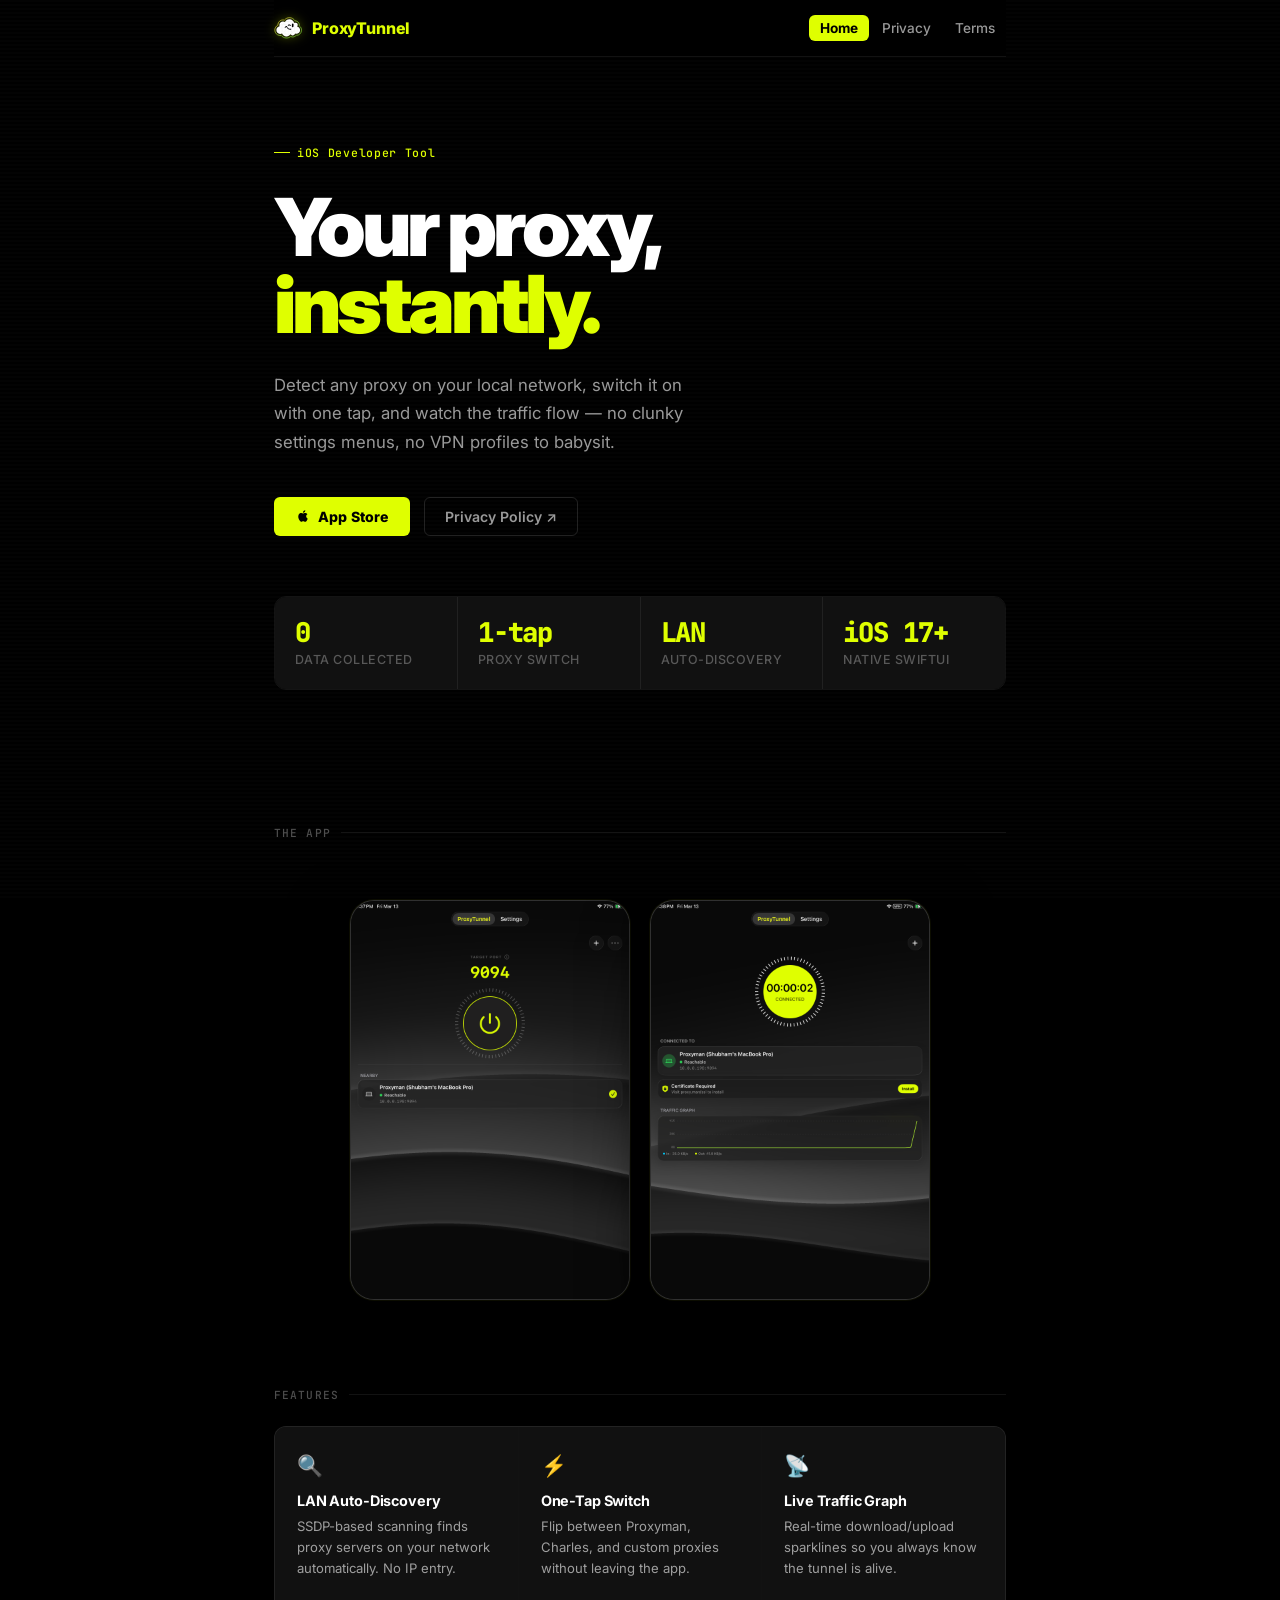
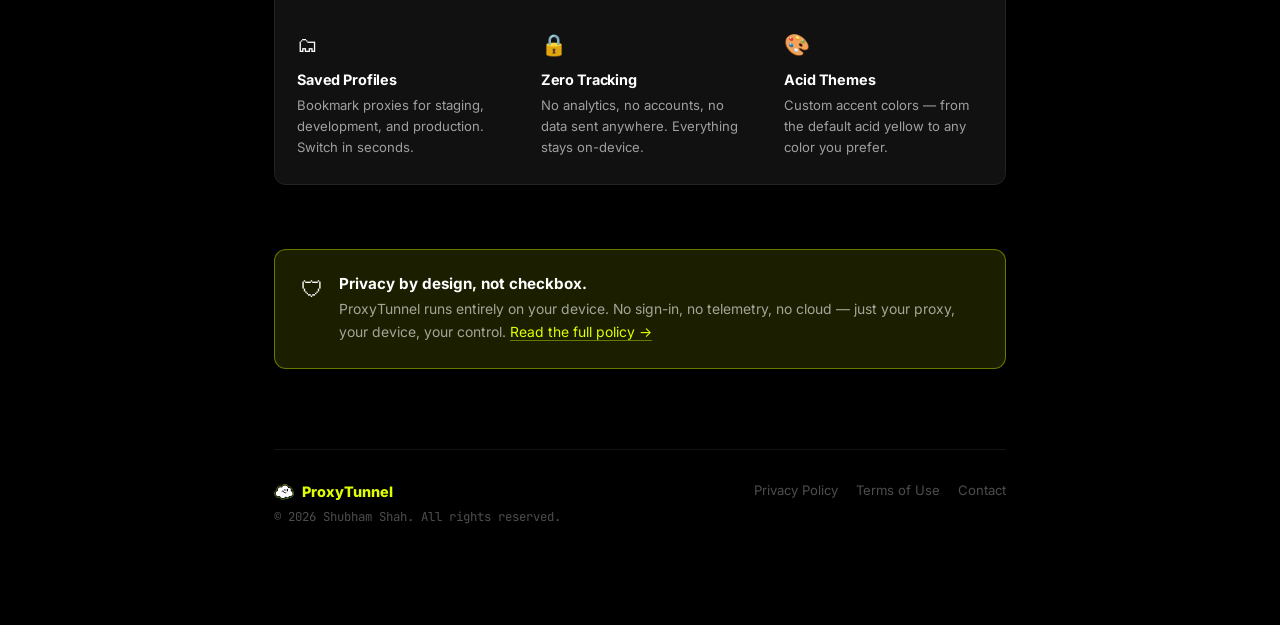
<file: index.html>
<!DOCTYPE html>
<html lang="en">
<head>
  <meta charset="UTF-8">
  <meta name="viewport" content="width=device-width, initial-scale=1.0">
  <title>ProxyTunnel — iOS Proxy Manager</title>
  <meta name="description" content="ProxyTunnel is a native iOS app for developers and QA engineers. Detect, switch, and manage proxy configurations with zero friction.">
  <link rel="stylesheet" href="style.css">
</head>
<body>

<div class="page-wrap">

  <!-- Nav -->
  <nav class="site-nav">
    <a href="index.html" class="nav-logo" id="nav-home">
      <img src="images/logo/Cloudi%20(Yellow).svg" alt="ProxyTunnel" class="nav-cloudi">
      ProxyTunnel
    </a>
    <div class="nav-links">
      <a href="index.html" class="active" id="nav-home-link">Home</a>
      <a href="privacy.html" id="nav-privacy-link">Privacy</a>
      <a href="terms.html" id="nav-terms-link">Terms</a>
    </div>
  </nav>

  <!-- Hero -->
  <section class="hero">
    <div class="hero-kicker">iOS Developer Tool</div>

    <h1>
      Your proxy,<br>
      <em>instantly.</em>
    </h1>

    <p class="hero-desc">
      Detect any proxy on your local network, switch it on with one tap, and watch the traffic flow — no clunky settings menus, no VPN profiles to babysit.
    </p>

    <div class="cta-row">
      <a href="https://apps.apple.com/us/app/proxytunnel-smart-lan-proxy/id6760527625" class="btn-acid" id="hero-appstore-btn">
        <svg width="14" height="14" viewBox="0 0 24 24" fill="currentColor"><path d="M18.71 19.5c-.83 1.24-1.71 2.45-3.05 2.47-1.34.03-1.77-.79-3.29-.79-1.53 0-2 .77-3.27.82-1.31.05-2.3-1.32-3.14-2.53C4.25 17 2.94 12.45 4.7 9.39c.87-1.52 2.43-2.48 4.12-2.51 1.28-.02 2.5.87 3.29.87.78 0 2.26-1.07 3.8-.91.65.03 2.47.26 3.64 1.98-.09.06-2.17 1.28-2.15 3.81.03 3.02 2.65 4.03 2.68 4.04-.03.07-.42 1.44-1.38 2.83M13 3.5c.73-.83 1.94-1.46 2.94-1.5.13 1.17-.34 2.35-1.04 3.19-.69.85-1.83 1.51-2.95 1.42-.15-1.15.41-2.35 1.05-3.11z"/></svg>
        App Store
      </a>
      <a href="privacy.html" class="btn-ghost" id="hero-privacy-btn">Privacy Policy ↗</a>
    </div>

    <!-- Stat strip -->
    <div class="stat-strip">
      <div class="stat-item">
        <div class="stat-val">0</div>
        <div class="stat-label">Data Collected</div>
      </div>
      <div class="stat-item">
        <div class="stat-val">1-tap</div>
        <div class="stat-label">Proxy Switch</div>
      </div>
      <div class="stat-item">
        <div class="stat-val">LAN</div>
        <div class="stat-label">Auto-Discovery</div>
      </div>
      <div class="stat-item">
        <div class="stat-val">iOS 17+</div>
        <div class="stat-label">Native SwiftUI</div>
      </div>
    </div>
  </section>

  <!-- ─── Screenshots ──────────────────────────────────────── -->
  <section class="screenshots-section">
    <div class="section-eyebrow">The App</div>

    <!-- iPhone screenshots (shown on phones, hidden on tablets via CSS/JS) -->
    <div class="screenshots-wrap" id="screenshots-wrap">
      <!-- JS swaps the src based on device; CSS hides the non-matching set -->
      <div class="screenshots-phone" id="shots-iphone">
        <div class="shot-frame shot-frame--phone">
          <img
            src="images/iphone/main.png"
            alt="ProxyTunnel dashboard on iPhone"
            class="shot-img"
            loading="eager"
            id="shot-iphone-1"
          >
        </div>
        <div class="shot-frame shot-frame--phone shot-offset">
          <img
            src="images/iphone/connected.png"
            alt="ProxyTunnel connected state on iPhone"
            class="shot-img"
            loading="lazy"
            id="shot-iphone-2"
          >
        </div>
      </div>

      <div class="screenshots-tablet" id="shots-ipad">
        <div class="shot-frame shot-frame--tablet">
          <img
            src="images/ipad/main.png"
            alt="ProxyTunnel dashboard on iPad"
            class="shot-img"
            loading="eager"
            id="shot-ipad-1"
          >
        </div>
        <div class="shot-frame shot-frame--tablet shot-offset">
          <img
            src="images/ipad/connected.png"
            alt="ProxyTunnel connected state on iPad"
            class="shot-img"
            loading="lazy"
            id="shot-ipad-2"
          >
        </div>
      </div>
    </div>
  </section>

  <!-- Features -->
  <section class="features-section">
    <div class="section-eyebrow">Features</div>

    <div class="features-grid">
      <div class="feat">
        <div class="feat-icon">🔍</div>
        <h3>LAN Auto-Discovery</h3>
        <p>SSDP-based scanning finds proxy servers on your network automatically. No IP entry.</p>
      </div>
      <div class="feat">
        <div class="feat-icon">⚡</div>
        <h3>One-Tap Switch</h3>
        <p>Flip between Proxyman, Charles, and custom proxies without leaving the app.</p>
      </div>
      <div class="feat">
        <div class="feat-icon">📡</div>
        <h3>Live Traffic Graph</h3>
        <p>Real-time download/upload sparklines so you always know the tunnel is alive.</p>
      </div>
      <div class="feat">
        <div class="feat-icon">🗂</div>
        <h3>Saved Profiles</h3>
        <p>Bookmark proxies for staging, development, and production. Switch in seconds.</p>
      </div>
      <div class="feat">
        <div class="feat-icon">🔒</div>
        <h3>Zero Tracking</h3>
        <p>No analytics, no accounts, no data sent anywhere. Everything stays on-device.</p>
      </div>
      <div class="feat">
        <div class="feat-icon">🎨</div>
        <h3>Acid Themes</h3>
        <p>Custom accent colors — from the default acid yellow to any color you prefer.</p>
      </div>
    </div>
  </section>

  <!-- Privacy nudge -->
  <div class="privacy-callout">
    <span class="privacy-callout-icon">🛡</span>
    <div>
      <h3>Privacy by design, not checkbox.</h3>
      <p>ProxyTunnel runs entirely on your device. No sign-in, no telemetry, no cloud — just your proxy, your device, your control. <a href="privacy.html" style="color: var(--acid); text-decoration: none; border-bottom: 1px solid rgba(223,255,0,0.4);">Read the full policy →</a></p>
    </div>
  </div>

  <!-- Footer -->
  <footer class="site-footer">
    <div>
      <div class="footer-logo-row">
        <img src="images/logo/Cloudi%20(Yellow).svg" alt="" class="footer-cloudi" aria-hidden="true">
        <span class="footer-brand">ProxyTunnel</span>
      </div>
      <div class="footer-copy">&copy; 2026 Shubham Shah. All rights reserved.</div>
    </div>
    <div class="footer-links">
      <a href="privacy.html">Privacy Policy</a>
      <a href="terms.html">Terms of Use</a>
      <a href="mailto:shubham.shahh23@gmail.com">Contact</a>
    </div>
  </footer>

</div>

<script>
  // Show iPad screenshots if device is a tablet (min-width 768px)
  // and hide iPhone screenshots, and vice versa.
  (function() {
    var isTablet = window.screen.width >= 768 && window.screen.height >= 768;
    // Also check user agent for iPad specifically
    var ua = navigator.userAgent;
    var iPadUA = /iPad/.test(ua) || (/Macintosh/.test(ua) && navigator.maxTouchPoints > 1);

    var iphone = document.getElementById('shots-iphone');
    var ipad   = document.getElementById('shots-ipad');

    if (isPadDevice()) {
      iphone.style.display = 'none';
      ipad.style.display   = 'flex';
    } else {
      iphone.style.display = 'flex';
      ipad.style.display   = 'none';
    }

    function isPadDevice() {
      // iPad user agent
      if (iPadUA) return true;
      // Tablet-sized screen (landscape or portrait)
      var w = window.screen.width;
      var h = window.screen.height;
      var portraitWidth = Math.min(w, h);
      return portraitWidth >= 768;
    }
  })();
</script>
</body>
</html>
</file>
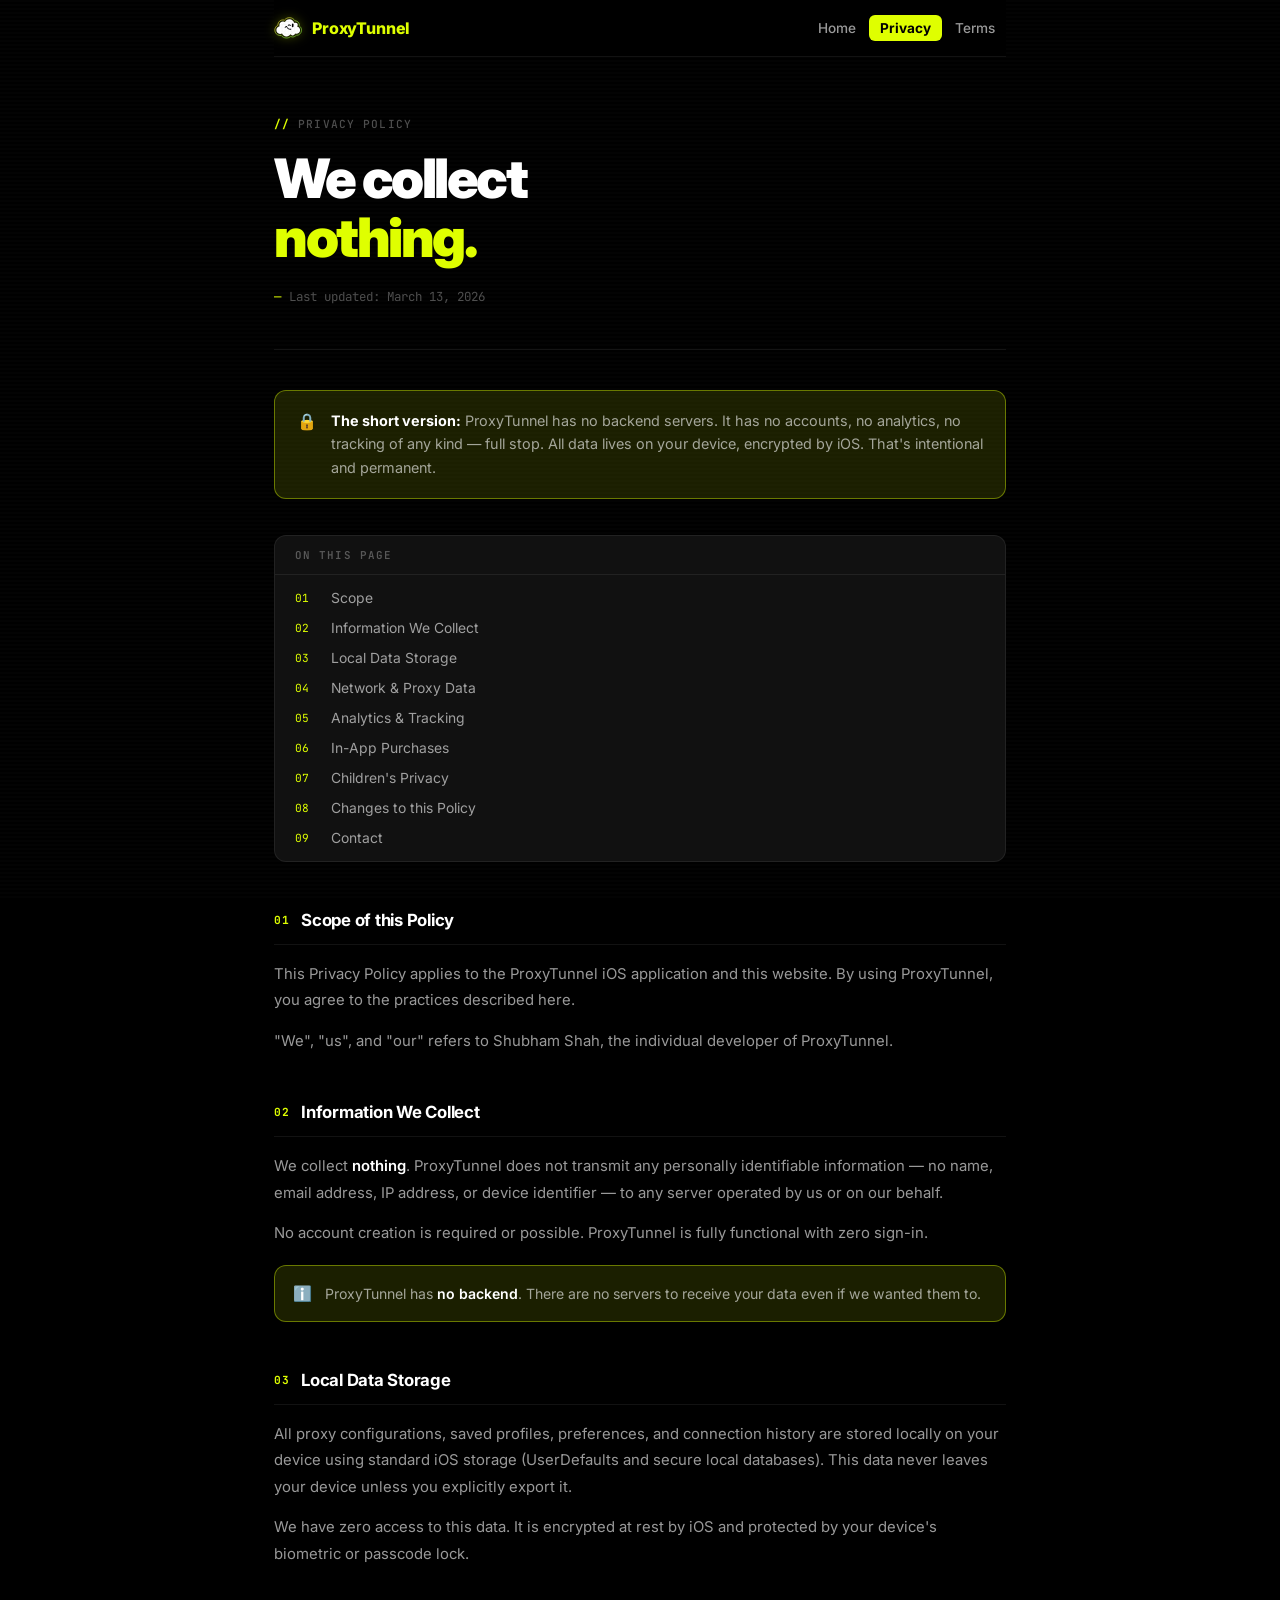
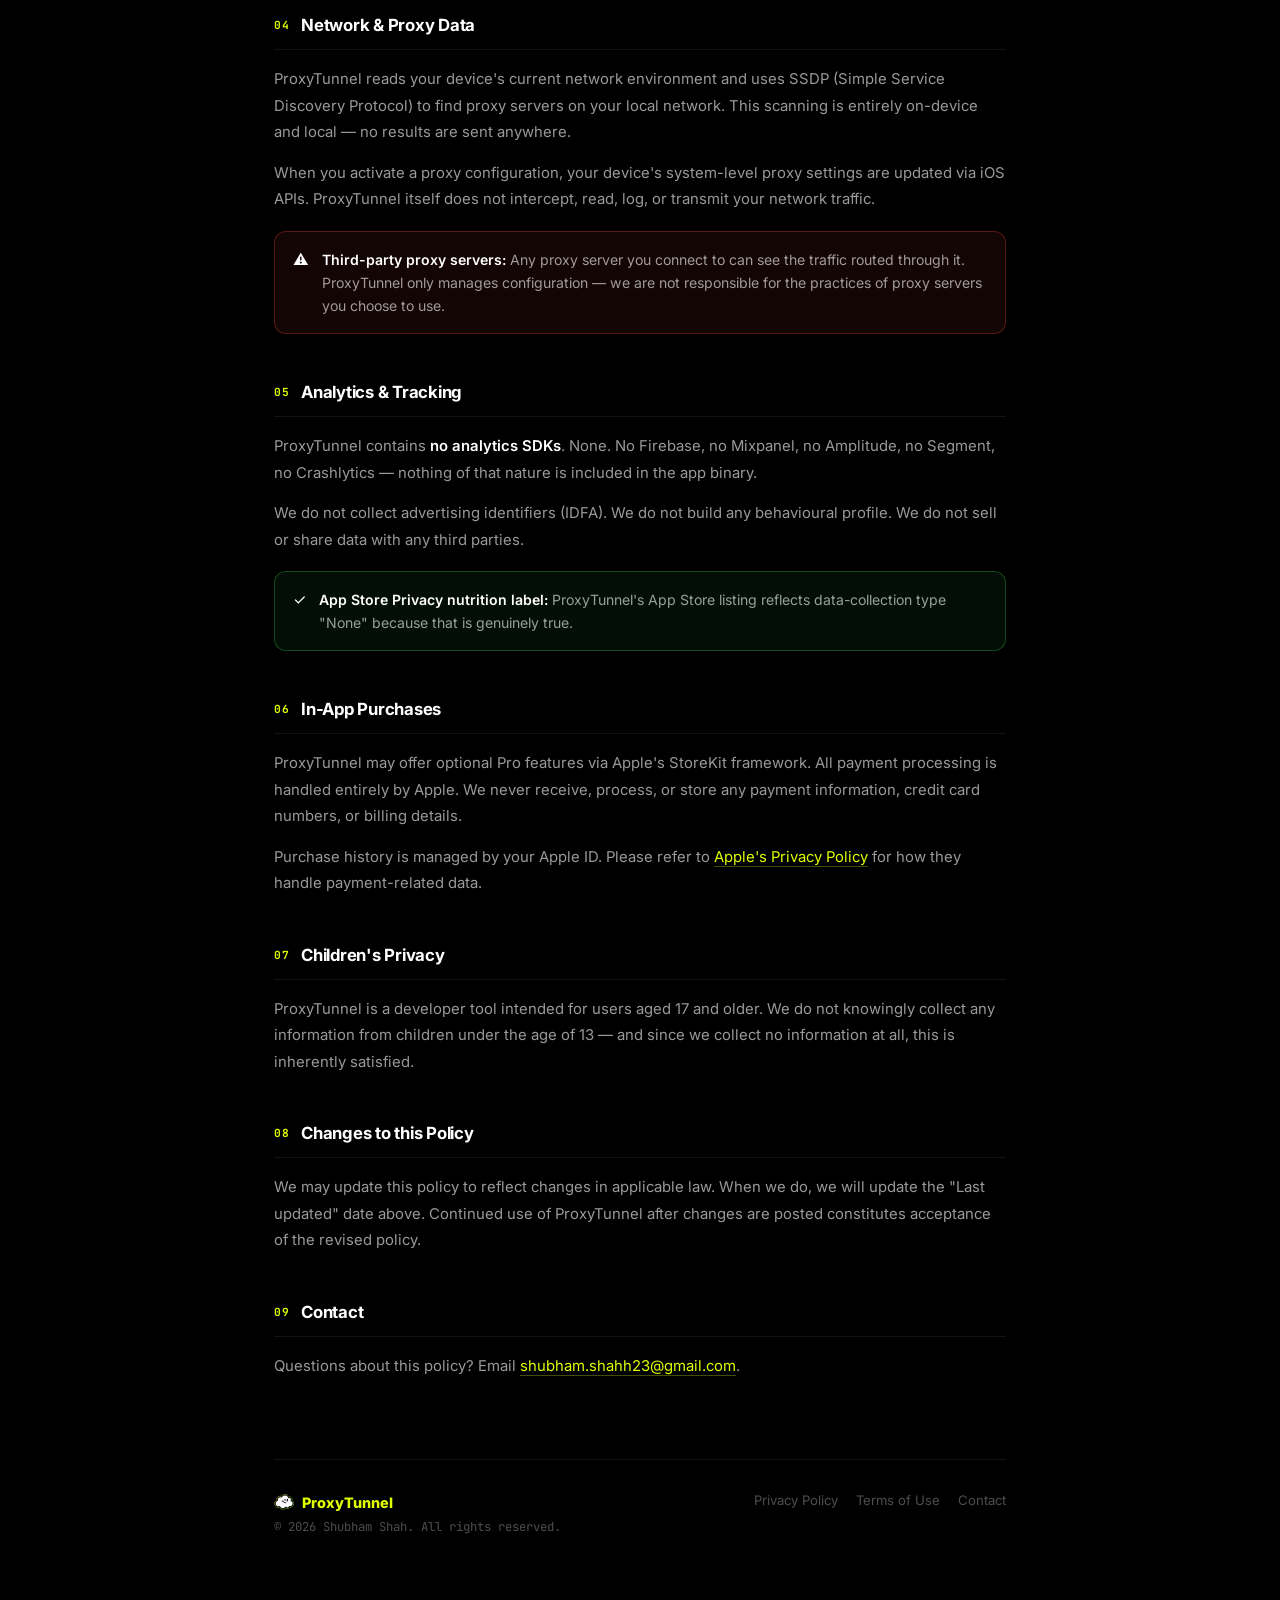
<file: privacy.html>
<!DOCTYPE html>
<html lang="en">
<head>
  <meta charset="UTF-8">
  <meta name="viewport" content="width=device-width, initial-scale=1.0">
  <title>Privacy Policy — ProxyTunnel</title>
  <meta name="description" content="ProxyTunnel's privacy policy. No servers, no tracking, no data collection — everything stays on your device.">
  <link rel="stylesheet" href="style.css">
</head>
<body>

<div class="page-wrap">

  <!-- Nav -->
  <nav class="site-nav">
    <a href="index.html" class="nav-logo" id="nav-home">
      <img src="images/logo/Cloudi%20(Yellow).svg" alt="ProxyTunnel" class="nav-cloudi">
      ProxyTunnel
    </a>
    <div class="nav-links">
      <a href="index.html" id="nav-home-link">Home</a>
      <a href="privacy.html" class="active" id="nav-privacy-link">Privacy</a>
      <a href="terms.html" id="nav-terms-link">Terms</a>
    </div>
  </nav>

  <!-- Header -->
  <header class="legal-header">
    <div class="legal-eyebrow">Privacy Policy</div>
    <h1>We collect<br><span class="accent">nothing.</span></h1>
    <div class="legal-meta">Last updated: March 13, 2026</div>
  </header>

  <!-- Summary -->
  <div class="summary-alert">
    <span class="summary-alert-icon">🔒</span>
    <p><strong>The short version:</strong> ProxyTunnel has no backend servers. It has no accounts, no analytics, no tracking of any kind — full stop. All data lives on your device, encrypted by iOS. That's intentional and permanent.</p>
  </div>

  <!-- TOC -->
  <nav class="toc" aria-label="Table of contents">
    <div class="toc-header">On this page</div>
    <ol class="toc-list">
      <li><a href="#scope"><span class="toc-num">01</span>Scope</a></li>
      <li><a href="#collected"><span class="toc-num">02</span>Information We Collect</a></li>
      <li><a href="#local-data"><span class="toc-num">03</span>Local Data Storage</a></li>
      <li><a href="#network"><span class="toc-num">04</span>Network &amp; Proxy Data</a></li>
      <li><a href="#analytics"><span class="toc-num">05</span>Analytics &amp; Tracking</a></li>
      <li><a href="#purchases"><span class="toc-num">06</span>In-App Purchases</a></li>
      <li><a href="#children"><span class="toc-num">07</span>Children's Privacy</a></li>
      <li><a href="#changes"><span class="toc-num">08</span>Changes to this Policy</a></li>
      <li><a href="#contact"><span class="toc-num">09</span>Contact</a></li>
    </ol>
  </nav>

  <!-- 01 – Scope -->
  <section class="legal-section" id="scope">
    <div class="sec-label">
      <span class="sec-num">01</span>
      <h2>Scope of this Policy</h2>
    </div>
    <p>
      This Privacy Policy applies to the ProxyTunnel iOS application and this website. By using ProxyTunnel, you agree to the practices described here.
    </p>
    <p>
      "We", "us", and "our" refers to Shubham Shah, the individual developer of ProxyTunnel.
    </p>
  </section>

  <!-- 02 – Collected -->
  <section class="legal-section" id="collected">
    <div class="sec-label">
      <span class="sec-num">02</span>
      <h2>Information We Collect</h2>
    </div>
    <p>
      We collect <strong>nothing</strong>. ProxyTunnel does not transmit any personally identifiable information — no name, email address, IP address, or device identifier — to any server operated by us or on our behalf.
    </p>
    <p>
      No account creation is required or possible. ProxyTunnel is fully functional with zero sign-in.
    </p>
    <div class="callout info">
      <span class="callout-icon">ℹ️</span>
      <div class="callout-body">ProxyTunnel has <strong>no backend</strong>. There are no servers to receive your data even if we wanted them to.</div>
    </div>
  </section>

  <!-- 03 – Local Storage -->
  <section class="legal-section" id="local-data">
    <div class="sec-label">
      <span class="sec-num">03</span>
      <h2>Local Data Storage</h2>
    </div>
    <p>
      All proxy configurations, saved profiles, preferences, and connection history are stored locally on your device using standard iOS storage (UserDefaults and secure local databases). This data never leaves your device unless you explicitly export it.
    </p>
    <p>
      We have zero access to this data. It is encrypted at rest by iOS and protected by your device's biometric or passcode lock.
    </p>
  </section>

  <!-- 04 – Network -->
  <section class="legal-section" id="network">
    <div class="sec-label">
      <span class="sec-num">04</span>
      <h2>Network &amp; Proxy Data</h2>
    </div>
    <p>
      ProxyTunnel reads your device's current network environment and uses SSDP (Simple Service Discovery Protocol) to find proxy servers on your local network. This scanning is entirely on-device and local — no results are sent anywhere.
    </p>
    <p>
      When you activate a proxy configuration, your device's system-level proxy settings are updated via iOS APIs. ProxyTunnel itself does not intercept, read, log, or transmit your network traffic.
    </p>
    <div class="callout warning">
      <span class="callout-icon">⚠️</span>
      <div class="callout-body"><strong>Third-party proxy servers:</strong> Any proxy server you connect to can see the traffic routed through it. ProxyTunnel only manages configuration — we are not responsible for the practices of proxy servers you choose to use.</div>
    </div>
  </section>

  <!-- 05 – Analytics -->
  <section class="legal-section" id="analytics">
    <div class="sec-label">
      <span class="sec-num">05</span>
      <h2>Analytics &amp; Tracking</h2>
    </div>
    <p>
      ProxyTunnel contains <strong>no analytics SDKs</strong>. None. No Firebase, no Mixpanel, no Amplitude, no Segment, no Crashlytics — nothing of that nature is included in the app binary.
    </p>
    <p>
      We do not collect advertising identifiers (IDFA). We do not build any behavioural profile. We do not sell or share data with any third parties.
    </p>
    <div class="callout success">
      <span class="callout-icon">✓</span>
      <div class="callout-body"><strong>App Store Privacy nutrition label:</strong> ProxyTunnel's App Store listing reflects data-collection type "None" because that is genuinely true.</div>
    </div>
  </section>

  <!-- 06 – Purchases -->
  <section class="legal-section" id="purchases">
    <div class="sec-label">
      <span class="sec-num">06</span>
      <h2>In-App Purchases</h2>
    </div>
    <p>
      ProxyTunnel may offer optional Pro features via Apple's StoreKit framework. All payment processing is handled entirely by Apple. We never receive, process, or store any payment information, credit card numbers, or billing details.
    </p>
    <p>
      Purchase history is managed by your Apple ID. Please refer to <a href="https://www.apple.com/legal/privacy/" target="_blank" rel="noopener">Apple's Privacy Policy</a> for how they handle payment-related data.
    </p>
  </section>

  <!-- 07 – Children -->
  <section class="legal-section" id="children">
    <div class="sec-label">
      <span class="sec-num">07</span>
      <h2>Children's Privacy</h2>
    </div>
    <p>
      ProxyTunnel is a developer tool intended for users aged 17 and older. We do not knowingly collect any information from children under the age of 13 — and since we collect no information at all, this is inherently satisfied.
    </p>
  </section>

  <!-- 08 – Changes -->
  <section class="legal-section" id="changes">
    <div class="sec-label">
      <span class="sec-num">08</span>
      <h2>Changes to this Policy</h2>
    </div>
    <p>
      We may update this policy to reflect changes in applicable law. When we do, we will update the "Last updated" date above. Continued use of ProxyTunnel after changes are posted constitutes acceptance of the revised policy.
    </p>
  </section>

  <!-- 09 – Contact -->
  <section class="legal-section" id="contact">
    <div class="sec-label">
      <span class="sec-num">09</span>
      <h2>Contact</h2>
    </div>
    <p>
      Questions about this policy? Email <a href="mailto:shubham.shahh23@gmail.com">shubham.shahh23@gmail.com</a>.
    </p>
  </section>

  <!-- Footer -->
  <footer class="site-footer">
    <div>
      <div class="footer-logo-row">
        <img src="images/logo/Cloudi%20(Yellow).svg" alt="" class="footer-cloudi" aria-hidden="true">
        <span class="footer-brand">ProxyTunnel</span>
      </div>
      <div class="footer-copy">&copy; 2026 Shubham Shah. All rights reserved.</div>
    </div>
    <div class="footer-links">
      <a href="privacy.html">Privacy Policy</a>
      <a href="terms.html">Terms of Use</a>
      <a href="mailto:shubham.shahh23@gmail.com">Contact</a>
    </div>
  </footer>

</div>
</body>
</html>
</file>
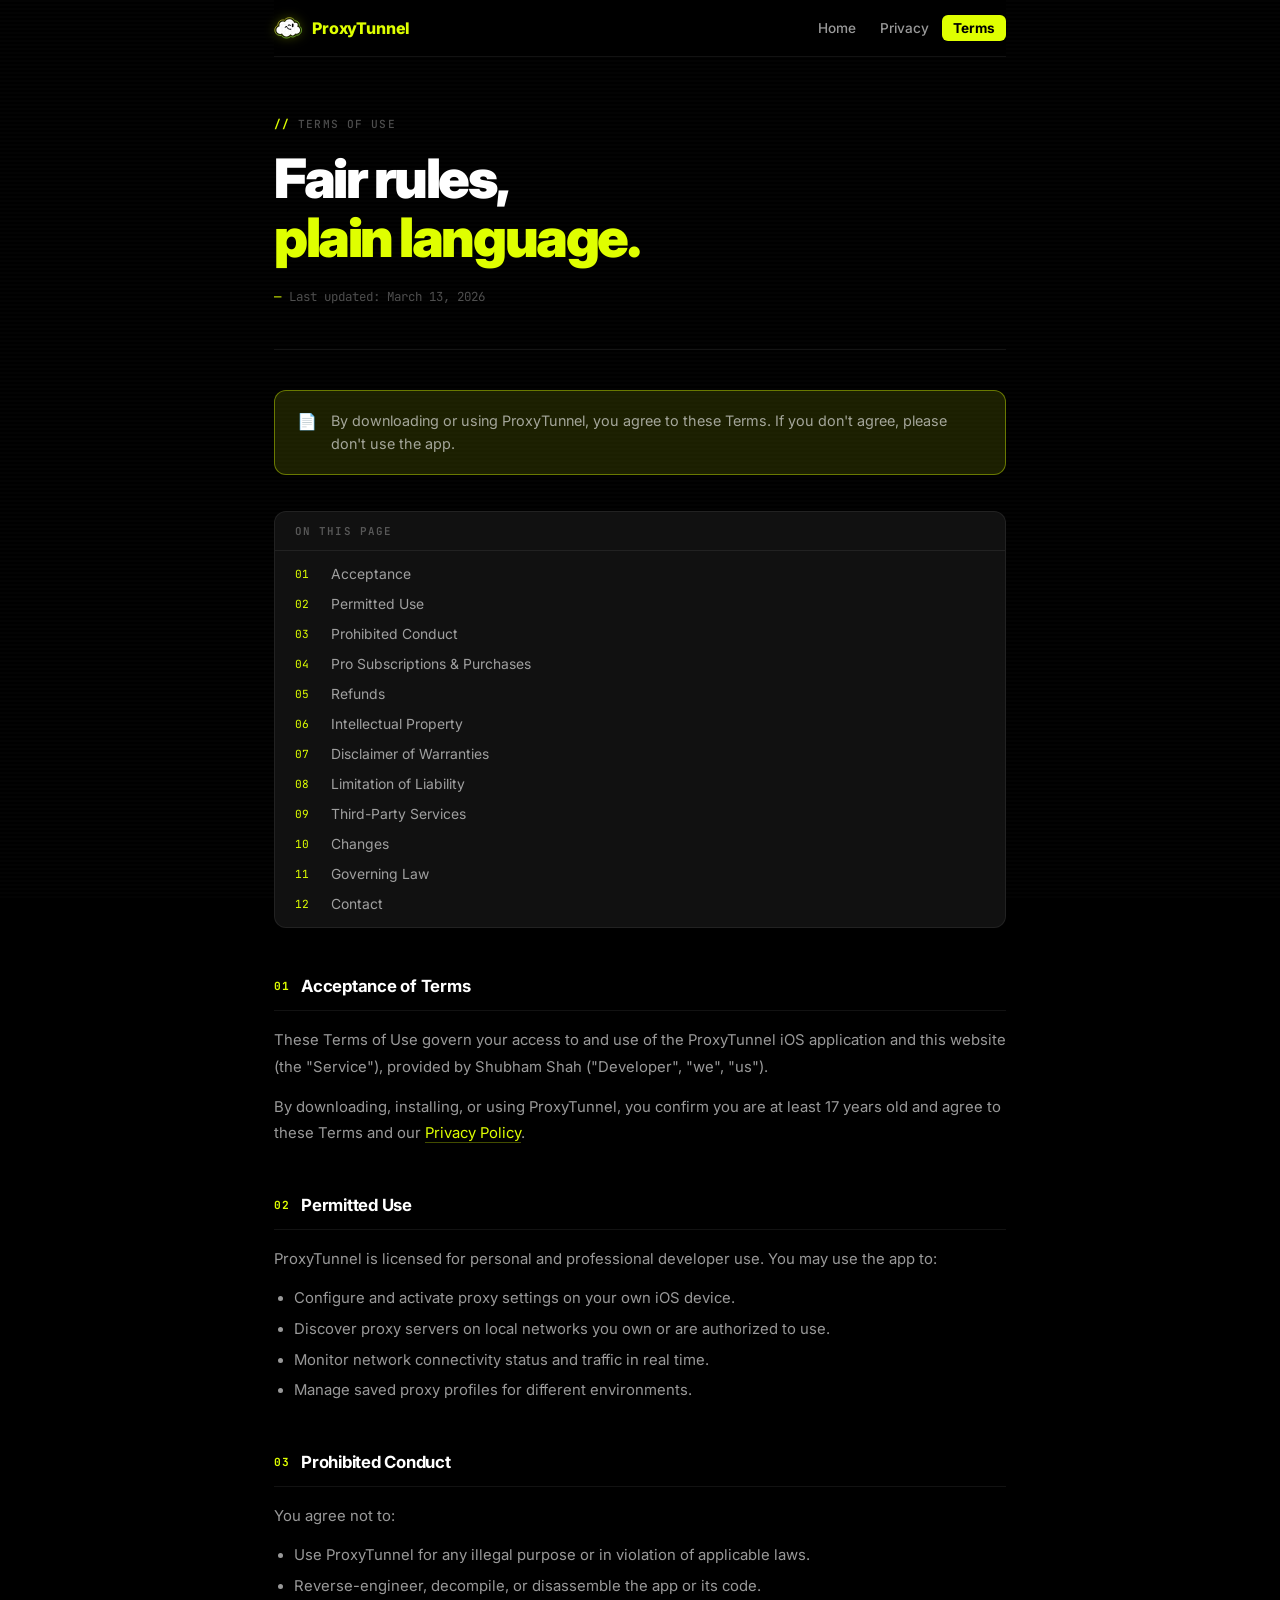
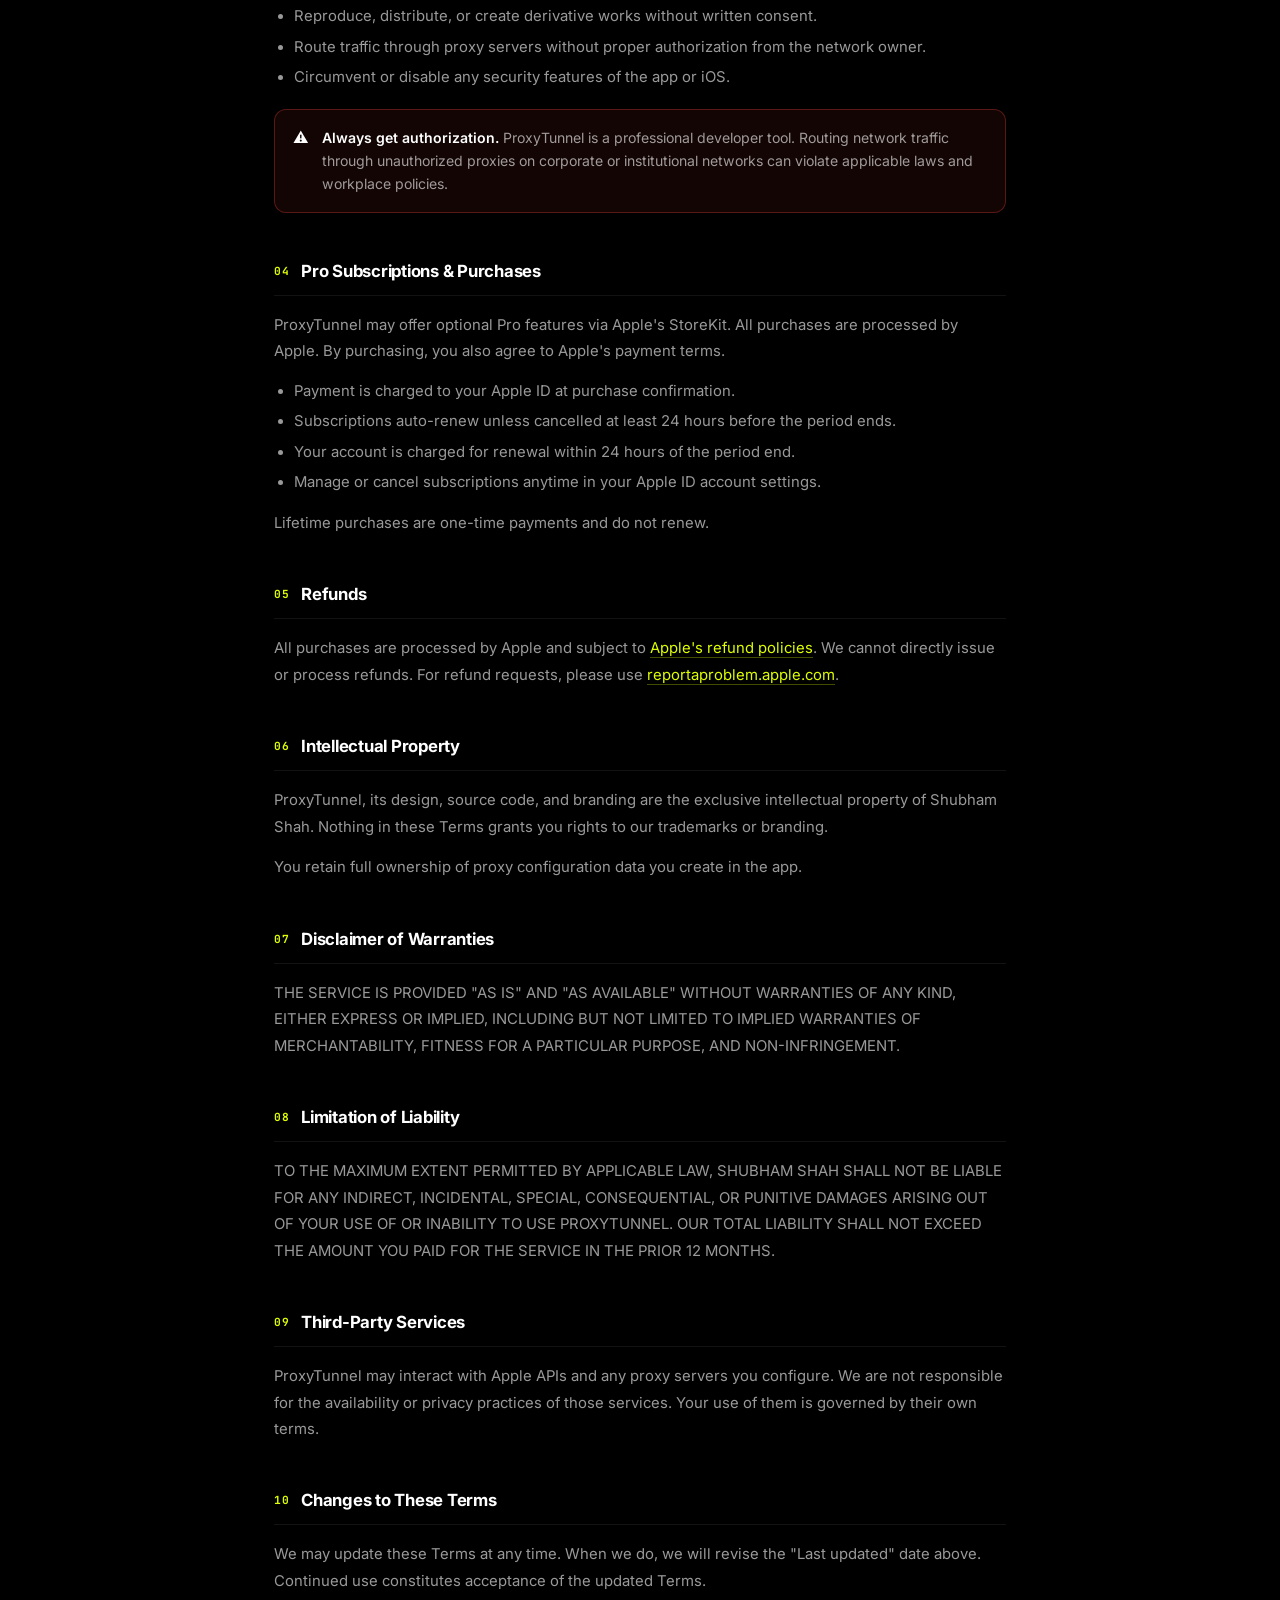
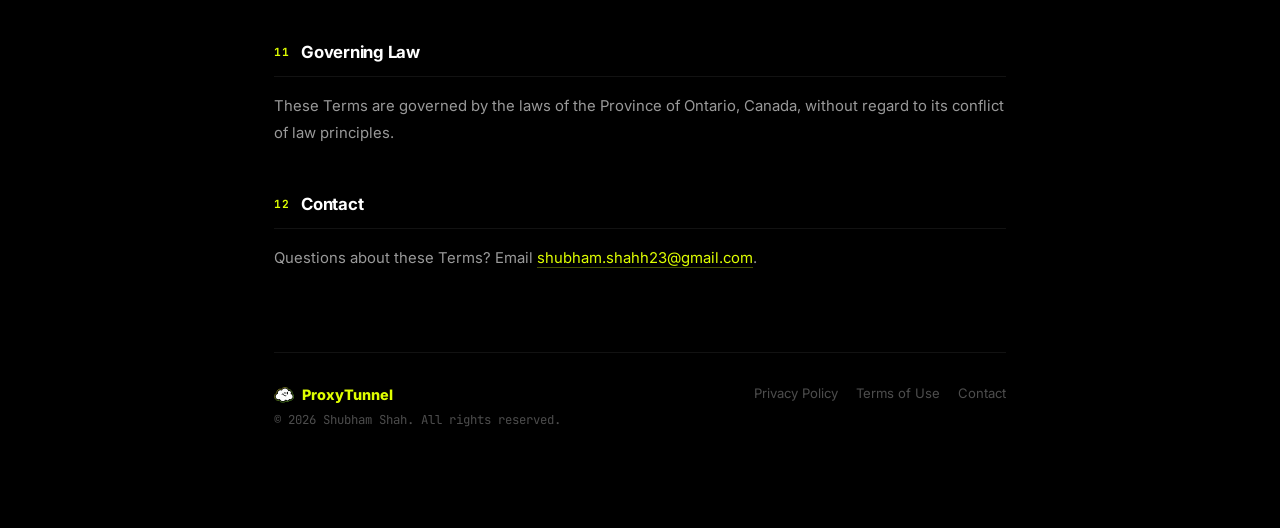
<file: terms.html>
<!DOCTYPE html>
<html lang="en">
<head>
  <meta charset="UTF-8">
  <meta name="viewport" content="width=device-width, initial-scale=1.0">
  <title>Terms of Use — ProxyTunnel</title>
  <meta name="description" content="ProxyTunnel Terms of Use — permitted use, in-app purchases, disclaimers, and contact.">
  <link rel="stylesheet" href="style.css">
</head>
<body>

<div class="page-wrap">

  <!-- Nav -->
  <nav class="site-nav">
    <a href="index.html" class="nav-logo" id="nav-home">
      <img src="images/logo/Cloudi%20(Yellow).svg" alt="ProxyTunnel" class="nav-cloudi">
      ProxyTunnel
    </a>
    <div class="nav-links">
      <a href="index.html" id="nav-home-link">Home</a>
      <a href="privacy.html" id="nav-privacy-link">Privacy</a>
      <a href="terms.html" class="active" id="nav-terms-link">Terms</a>
    </div>
  </nav>

  <!-- Header -->
  <header class="legal-header">
    <div class="legal-eyebrow">Terms of Use</div>
    <h1>Fair rules,<br><span class="accent">plain language.</span></h1>
    <div class="legal-meta">Last updated: March 13, 2026</div>
  </header>

  <!-- Intro -->
  <div class="summary-alert">
    <span class="summary-alert-icon">📄</span>
    <p>By downloading or using ProxyTunnel, you agree to these Terms. If you don't agree, please don't use the app.</p>
  </div>

  <!-- TOC -->
  <nav class="toc" aria-label="Table of contents">
    <div class="toc-header">On this page</div>
    <ol class="toc-list">
      <li><a href="#acceptance"><span class="toc-num">01</span>Acceptance</a></li>
      <li><a href="#permitted"><span class="toc-num">02</span>Permitted Use</a></li>
      <li><a href="#prohibited"><span class="toc-num">03</span>Prohibited Conduct</a></li>
      <li><a href="#subscriptions"><span class="toc-num">04</span>Pro Subscriptions &amp; Purchases</a></li>
      <li><a href="#refunds"><span class="toc-num">05</span>Refunds</a></li>
      <li><a href="#ip"><span class="toc-num">06</span>Intellectual Property</a></li>
      <li><a href="#disclaimer"><span class="toc-num">07</span>Disclaimer of Warranties</a></li>
      <li><a href="#liability"><span class="toc-num">08</span>Limitation of Liability</a></li>
      <li><a href="#third-party"><span class="toc-num">09</span>Third-Party Services</a></li>
      <li><a href="#changes"><span class="toc-num">10</span>Changes</a></li>
      <li><a href="#law"><span class="toc-num">11</span>Governing Law</a></li>
      <li><a href="#contact"><span class="toc-num">12</span>Contact</a></li>
    </ol>
  </nav>

  <!-- 01 -->
  <section class="legal-section" id="acceptance">
    <div class="sec-label">
      <span class="sec-num">01</span>
      <h2>Acceptance of Terms</h2>
    </div>
    <p>
      These Terms of Use govern your access to and use of the ProxyTunnel iOS application and this website (the "Service"), provided by Shubham Shah ("Developer", "we", "us").
    </p>
    <p>
      By downloading, installing, or using ProxyTunnel, you confirm you are at least 17 years old and agree to these Terms and our <a href="privacy.html">Privacy Policy</a>.
    </p>
  </section>

  <!-- 02 -->
  <section class="legal-section" id="permitted">
    <div class="sec-label">
      <span class="sec-num">02</span>
      <h2>Permitted Use</h2>
    </div>
    <p>ProxyTunnel is licensed for personal and professional developer use. You may use the app to:</p>
    <ul>
      <li>Configure and activate proxy settings on your own iOS device.</li>
      <li>Discover proxy servers on local networks you own or are authorized to use.</li>
      <li>Monitor network connectivity status and traffic in real time.</li>
      <li>Manage saved proxy profiles for different environments.</li>
    </ul>
  </section>

  <!-- 03 -->
  <section class="legal-section" id="prohibited">
    <div class="sec-label">
      <span class="sec-num">03</span>
      <h2>Prohibited Conduct</h2>
    </div>
    <p>You agree not to:</p>
    <ul>
      <li>Use ProxyTunnel for any illegal purpose or in violation of applicable laws.</li>
      <li>Reverse-engineer, decompile, or disassemble the app or its code.</li>
      <li>Reproduce, distribute, or create derivative works without written consent.</li>
      <li>Route traffic through proxy servers without proper authorization from the network owner.</li>
      <li>Circumvent or disable any security features of the app or iOS.</li>
    </ul>
    <div class="callout warning">
      <span class="callout-icon">⚠️</span>
      <div class="callout-body"><strong>Always get authorization.</strong> ProxyTunnel is a professional developer tool. Routing network traffic through unauthorized proxies on corporate or institutional networks can violate applicable laws and workplace policies.</div>
    </div>
  </section>

  <!-- 04 -->
  <section class="legal-section" id="subscriptions">
    <div class="sec-label">
      <span class="sec-num">04</span>
      <h2>Pro Subscriptions &amp; Purchases</h2>
    </div>
    <p>
      ProxyTunnel may offer optional Pro features via Apple's StoreKit. All purchases are processed by Apple. By purchasing, you also agree to Apple's payment terms.
    </p>
    <ul>
      <li>Payment is charged to your Apple ID at purchase confirmation.</li>
      <li>Subscriptions auto-renew unless cancelled at least 24 hours before the period ends.</li>
      <li>Your account is charged for renewal within 24 hours of the period end.</li>
      <li>Manage or cancel subscriptions anytime in your Apple ID account settings.</li>
    </ul>
    <p>Lifetime purchases are one-time payments and do not renew.</p>
  </section>

  <!-- 05 -->
  <section class="legal-section" id="refunds">
    <div class="sec-label">
      <span class="sec-num">05</span>
      <h2>Refunds</h2>
    </div>
    <p>
      All purchases are processed by Apple and subject to <a href="https://www.apple.com/legal/internet-services/itunes/us/terms.html" target="_blank" rel="noopener">Apple's refund policies</a>. We cannot directly issue or process refunds. For refund requests, please use <a href="https://reportaproblem.apple.com" target="_blank" rel="noopener">reportaproblem.apple.com</a>.
    </p>
  </section>

  <!-- 06 -->
  <section class="legal-section" id="ip">
    <div class="sec-label">
      <span class="sec-num">06</span>
      <h2>Intellectual Property</h2>
    </div>
    <p>
      ProxyTunnel, its design, source code, and branding are the exclusive intellectual property of Shubham Shah. Nothing in these Terms grants you rights to our trademarks or branding.
    </p>
    <p>You retain full ownership of proxy configuration data you create in the app.</p>
  </section>

  <!-- 07 -->
  <section class="legal-section" id="disclaimer">
    <div class="sec-label">
      <span class="sec-num">07</span>
      <h2>Disclaimer of Warranties</h2>
    </div>
    <p>
      THE SERVICE IS PROVIDED "AS IS" AND "AS AVAILABLE" WITHOUT WARRANTIES OF ANY KIND, EITHER EXPRESS OR IMPLIED, INCLUDING BUT NOT LIMITED TO IMPLIED WARRANTIES OF MERCHANTABILITY, FITNESS FOR A PARTICULAR PURPOSE, AND NON-INFRINGEMENT.
    </p>
  </section>

  <!-- 08 -->
  <section class="legal-section" id="liability">
    <div class="sec-label">
      <span class="sec-num">08</span>
      <h2>Limitation of Liability</h2>
    </div>
    <p>
      TO THE MAXIMUM EXTENT PERMITTED BY APPLICABLE LAW, SHUBHAM SHAH SHALL NOT BE LIABLE FOR ANY INDIRECT, INCIDENTAL, SPECIAL, CONSEQUENTIAL, OR PUNITIVE DAMAGES ARISING OUT OF YOUR USE OF OR INABILITY TO USE PROXYTUNNEL. OUR TOTAL LIABILITY SHALL NOT EXCEED THE AMOUNT YOU PAID FOR THE SERVICE IN THE PRIOR 12 MONTHS.
    </p>
  </section>

  <!-- 09 -->
  <section class="legal-section" id="third-party">
    <div class="sec-label">
      <span class="sec-num">09</span>
      <h2>Third-Party Services</h2>
    </div>
    <p>
      ProxyTunnel may interact with Apple APIs and any proxy servers you configure. We are not responsible for the availability or privacy practices of those services. Your use of them is governed by their own terms.
    </p>
  </section>

  <!-- 10 -->
  <section class="legal-section" id="changes">
    <div class="sec-label">
      <span class="sec-num">10</span>
      <h2>Changes to These Terms</h2>
    </div>
    <p>
      We may update these Terms at any time. When we do, we will revise the "Last updated" date above. Continued use constitutes acceptance of the updated Terms.
    </p>
  </section>

  <!-- 11 -->
  <section class="legal-section" id="law">
    <div class="sec-label">
      <span class="sec-num">11</span>
      <h2>Governing Law</h2>
    </div>
    <p>
      These Terms are governed by the laws of the Province of Ontario, Canada, without regard to its conflict of law principles.
    </p>
  </section>

  <!-- 12 -->
  <section class="legal-section" id="contact">
    <div class="sec-label">
      <span class="sec-num">12</span>
      <h2>Contact</h2>
    </div>
    <p>
      Questions about these Terms? Email <a href="mailto:shubham.shahh23@gmail.com">shubham.shahh23@gmail.com</a>.
    </p>
  </section>

  <!-- Footer -->
  <footer class="site-footer">
    <div>
      <div class="footer-logo-row">
        <img src="images/logo/Cloudi%20(Yellow).svg" alt="" class="footer-cloudi" aria-hidden="true">
        <span class="footer-brand">ProxyTunnel</span>
      </div>
      <div class="footer-copy">&copy; 2026 Shubham Shah. All rights reserved.</div>
    </div>
    <div class="footer-links">
      <a href="privacy.html">Privacy Policy</a>
      <a href="terms.html">Terms of Use</a>
      <a href="mailto:shubham.shahh23@gmail.com">Contact</a>
    </div>
  </footer>

</div>
</body>
</html>
</file>
<file: style.css>
@import url('https://fonts.googleapis.com/css2?family=Inter:wght@300;400;500;600;700;800;900&family=JetBrains+Mono:wght@400;500;600&display=swap');

/* ─── Design tokens: Acid-Minimalism ────────────────────────── */
:root {
  /* Backgrounds */
  --black:    #000000;
  --card:     #111111;
  --card-hi:  #1a1a1a;
  --card-dk:  #0a0a0a;

  /* Acid yellow — app default */
  --acid:     #DFFF00;
  --acid-dim: rgba(223,255,0,0.12);
  --acid-glow:rgba(223,255,0,0.20);
  --acid-str: rgba(223,255,0,0.40);

  /* Text */
  --t100: #ffffff;
  --t60:  rgba(255,255,255,0.60);
  --t30:  rgba(255,255,255,0.30);
  --t10:  rgba(255,255,255,0.10);

  /* Borders */
  --border:   rgba(255,255,255,0.07);
  --border-hi:rgba(255,255,255,0.13);

  /* Semantic */
  --success: #30D158;
  --danger:  #FF453A;

  /* Type */
  --font:  'Inter', -apple-system, BlinkMacSystemFont, 'Segoe UI', sans-serif;
  --mono:  'JetBrains Mono', 'SF Mono', 'Fira Code', monospace;

  --radius-sm: 6px;
  --radius-md: 12px;
  --radius-lg: 18px;
  --ease: cubic-bezier(0.4, 0, 0.2, 1);
}

/* ─── Reset ─────────────────────────────────────────────────── */
*, *::before, *::after { box-sizing: border-box; margin: 0; padding: 0; }
html { scroll-behavior: smooth; }

body {
  background: var(--black);
  color: var(--t100);
  font-family: var(--font);
  -webkit-font-smoothing: antialiased;
  min-height: 100vh;
  overflow-x: hidden;
}

/* ─── Scan-line texture on body ─────────────────────────────── */
body::before {
  content: '';
  position: fixed;
  inset: 0;
  background-image: repeating-linear-gradient(
    0deg,
    transparent,
    transparent 2px,
    rgba(255,255,255,0.012) 2px,
    rgba(255,255,255,0.012) 4px
  );
  pointer-events: none;
  z-index: 0;
}

/* ─── Layout ─────────────────────────────────────────────────── */
.page-wrap {
  position: relative;
  z-index: 1;
  max-width: 780px;
  margin: 0 auto;
  padding: 0 24px 100px;
}

/* ─── Nav ────────────────────────────────────────────────────── */
.site-nav {
  position: sticky;
  top: 0;
  z-index: 100;
  display: flex;
  align-items: center;
  justify-content: space-between;
  padding: 14px 0;
  background: rgba(0,0,0,0.88);
  backdrop-filter: blur(24px) saturate(200%);
  -webkit-backdrop-filter: blur(24px) saturate(200%);
  border-bottom: 1px solid var(--border);
}

.nav-logo {
  display: flex;
  align-items: center;
  gap: 10px;
  text-decoration: none;
  color: var(--acid);
  font-size: 1rem;
  font-weight: 800;
  letter-spacing: -0.01em;
  transition: opacity 0.18s var(--ease);
}
.nav-logo:hover { opacity: 0.75; }

/* PT logo mark: two concentric rounded squares (tunnel motif) */
.nav-cloudi {
  width: 28px;
  height: 28px;
  object-fit: contain;
  flex-shrink: 0;
  /* SVG filter to keep it the acid yellow color */
  filter: drop-shadow(0 0 6px rgba(223,255,0,0.35));
}

.nav-links {
  display: flex;
  align-items: center;
  gap: 2px;
}

.nav-links a {
  color: var(--t60);
  text-decoration: none;
  font-size: 0.85rem;
  font-weight: 500;
  padding: 5px 11px;
  border-radius: var(--radius-sm);
  transition: color 0.18s var(--ease), background 0.18s var(--ease);
}
.nav-links a:hover {
  color: var(--t100);
  background: var(--t10);
}
.nav-links a.active {
  color: var(--black);
  background: var(--acid);
  font-weight: 700;
}


/* ─── Hero ───────────────────────────────────────────────────── */
.hero {
  padding: 80px 0 64px;
}

/* Kicker line */
.hero-kicker {
  display: inline-flex;
  align-items: center;
  gap: 7px;
  font-family: var(--mono);
  font-size: 0.72rem;
  font-weight: 500;
  letter-spacing: 0.06em;
  color: var(--acid);
  margin-bottom: 28px;
}
.hero-kicker::before {
  content: '';
  display: inline-block;
  width: 16px;
  height: 1.5px;
  background: var(--acid);
}

.hero h1 {
  font-size: clamp(2.6rem, 7vw, 5rem);
  font-weight: 900;
  letter-spacing: -0.05em;
  line-height: 0.97;
  color: var(--t100);
  margin-bottom: 28px;
}

.hero h1 em {
  font-style: normal;
  color: var(--acid);
  /* Tighten the yellow word */
  display: inline-block;
}

.hero-desc {
  font-size: 1.05rem;
  color: var(--t60);
  line-height: 1.7;
  max-width: 420px;
  margin-bottom: 40px;
}

/* CTA row */
.cta-row {
  display: flex;
  align-items: center;
  gap: 14px;
  flex-wrap: wrap;
}

.btn-acid {
  display: inline-flex;
  align-items: center;
  gap: 8px;
  padding: 11px 22px;
  border-radius: var(--radius-sm);
  font-size: 0.88rem;
  font-weight: 800;
  text-decoration: none;
  background: var(--acid);
  color: var(--black);
  letter-spacing: 0.01em;
  transition: background 0.18s var(--ease), transform 0.18s var(--ease), box-shadow 0.18s var(--ease);
  box-shadow: 0 0 0 0 transparent;
}
.btn-acid:hover {
  background: #f0ff33;
  transform: translateY(-2px);
  box-shadow: 0 8px 32px var(--acid-glow);
  text-decoration: none;
}
.btn-acid:active { transform: translateY(0); }

.btn-ghost {
  display: inline-flex;
  align-items: center;
  gap: 8px;
  padding: 10px 20px;
  border-radius: var(--radius-sm);
  font-size: 0.88rem;
  font-weight: 600;
  text-decoration: none;
  color: var(--t60);
  border: 1px solid var(--border-hi);
  transition: color 0.18s var(--ease), border-color 0.18s var(--ease), background 0.18s var(--ease);
}
.btn-ghost:hover {
  color: var(--t100);
  border-color: var(--acid);
  background: var(--acid-dim);
  text-decoration: none;
}

/* ─── Stat strip (home) ──────────────────────────────────────── */
.stat-strip {
  display: flex;
  align-items: stretch;
  border: 1px solid var(--border);
  border-radius: var(--radius-md);
  overflow: hidden;
  margin-top: 60px;
}

.stat-item {
  flex: 1;
  padding: 22px 20px;
  position: relative;
  background: var(--card);
}
.stat-item + .stat-item {
  border-left: 1px solid var(--border);
}

.stat-val {
  font-size: 1.7rem;
  font-weight: 900;
  letter-spacing: -0.04em;
  color: var(--acid);
  font-family: var(--mono);
  line-height: 1;
  margin-bottom: 6px;
}

.stat-label {
  font-size: 0.78rem;
  font-weight: 500;
  color: var(--t30);
  letter-spacing: 0.04em;
  text-transform: uppercase;
}


/* ─── Feature grid ───────────────────────────────────────────── */
.features-section {
  margin-top: 72px;
}

.section-eyebrow {
  display: flex;
  align-items: center;
  gap: 10px;
  font-family: var(--mono);
  font-size: 0.7rem;
  font-weight: 500;
  letter-spacing: 0.1em;
  text-transform: uppercase;
  color: var(--t30);
  margin-bottom: 24px;
}
.section-eyebrow::after {
  content: '';
  flex: 1;
  height: 1px;
  background: var(--border);
}

.features-grid {
  display: grid;
  grid-template-columns: repeat(3, 1fr);
  gap: 1px;
  background: var(--border);
  border: 1px solid var(--border);
  border-radius: var(--radius-md);
  overflow: hidden;
}

.feat {
  background: var(--card);
  padding: 26px 22px;
  transition: background 0.18s var(--ease);
  position: relative;
}
.feat:hover {
  background: var(--card-hi);
}
/* Acid dot accent on hover */
.feat::before {
  content: '';
  position: absolute;
  top: 22px;
  right: 20px;
  width: 6px;
  height: 6px;
  border-radius: 50%;
  background: var(--acid);
  opacity: 0;
  transition: opacity 0.18s var(--ease);
}
.feat:hover::before { opacity: 0.6; }

.feat-icon {
  font-size: 1.3rem;
  margin-bottom: 14px;
}
.feat h3 {
  font-size: 0.9rem;
  font-weight: 700;
  color: var(--t100);
  margin-bottom: 7px;
  letter-spacing: -0.01em;
}
.feat p {
  font-size: 0.82rem;
  color: var(--t60);
  line-height: 1.6;
  margin: 0;
}

/* ─── Privacy notice (home callout) ─────────────────────────── */
.privacy-callout {
  margin-top: 64px;
  border: 1px solid var(--acid-str);
  border-radius: var(--radius-md);
  padding: 24px 26px;
  background: var(--acid-dim);
  display: flex;
  align-items: flex-start;
  gap: 16px;
}

.privacy-callout-icon {
  font-size: 1.4rem;
  flex-shrink: 0;
  margin-top: 1px;
}

.privacy-callout h3 {
  font-size: 0.95rem;
  font-weight: 700;
  color: var(--t100);
  margin-bottom: 5px;
}
.privacy-callout p {
  font-size: 0.87rem;
  color: var(--t60);
  line-height: 1.65;
  margin: 0;
}

/* ─── Divider ────────────────────────────────────────────────── */
.divider {
  height: 1px;
  background: var(--border);
  margin: 56px 0;
}

/* ─── Legal pages ────────────────────────────────────────────── */
.legal-header {
  padding: 60px 0 44px;
  border-bottom: 1px solid var(--border);
  margin-bottom: 40px;
}

.legal-eyebrow {
  font-family: var(--mono);
  font-size: 0.7rem;
  font-weight: 500;
  letter-spacing: 0.1em;
  text-transform: uppercase;
  color: var(--t30);
  display: flex;
  align-items: center;
  gap: 8px;
  margin-bottom: 18px;
}
.legal-eyebrow::before {
  content: '//';
  color: var(--acid);
  font-weight: 700;
}

.legal-header h1 {
  font-size: clamp(2.2rem, 5vw, 3.4rem);
  font-weight: 900;
  letter-spacing: -0.045em;
  line-height: 1.08;
  margin-bottom: 18px;
}

.legal-header h1 .accent { color: var(--acid); }

.legal-meta {
  display: inline-flex;
  align-items: center;
  gap: 8px;
  font-family: var(--mono);
  font-size: 0.78rem;
  color: var(--t30);
}
.legal-meta::before {
  content: '—';
  color: var(--acid);
}

/* Summary alert */
.summary-alert {
  border: 1px solid var(--acid-str);
  border-radius: var(--radius-md);
  padding: 18px 22px;
  background: var(--acid-dim);
  margin-bottom: 36px;
  display: flex;
  gap: 14px;
  align-items: flex-start;
}
.summary-alert-icon { font-size: 1rem; flex-shrink: 0; margin-top: 2px; }
.summary-alert p {
  font-size: 0.9rem;
  color: var(--t60);
  line-height: 1.65;
  margin: 0;
}
.summary-alert strong { color: var(--t100); }

/* TOC */
.toc {
  background: var(--card);
  border: 1px solid var(--border);
  border-radius: var(--radius-md);
  margin-bottom: 48px;
  overflow: hidden;
}
.toc-header {
  padding: 12px 20px;
  border-bottom: 1px solid var(--border);
  font-family: var(--mono);
  font-size: 0.68rem;
  font-weight: 600;
  letter-spacing: 0.1em;
  text-transform: uppercase;
  color: var(--t30);
}
.toc-list {
  list-style: none;
  padding: 8px 0;
}
.toc-list li a {
  display: flex;
  align-items: center;
  gap: 0;
  padding: 7px 20px;
  text-decoration: none;
  color: var(--t60);
  font-size: 0.87rem;
  transition: background 0.15s var(--ease), color 0.15s var(--ease);
}
.toc-list li a:hover {
  background: var(--card-hi);
  color: var(--t100);
  text-decoration: none;
}
.toc-num {
  font-family: var(--mono);
  font-size: 0.7rem;
  color: var(--acid);
  width: 36px;
  flex-shrink: 0;
}

/* Legal sections */
.legal-section {
  margin-bottom: 48px;
  scroll-margin-top: 80px;
}

.sec-label {
  display: flex;
  align-items: center;
  gap: 12px;
  margin-bottom: 16px;
  padding-bottom: 14px;
  border-bottom: 1px solid var(--border);
}
.sec-num {
  font-family: var(--mono);
  font-size: 0.7rem;
  font-weight: 700;
  color: var(--acid);
  letter-spacing: 0.05em;
}
.legal-section h2 {
  font-size: 1.05rem;
  font-weight: 700;
  color: var(--t100);
  letter-spacing: -0.015em;
}

.legal-section p {
  font-size: 0.93rem;
  color: var(--t60);
  line-height: 1.78;
  margin-bottom: 14px;
}

.legal-section ul,
.legal-section ol {
  padding-left: 20px;
  margin-bottom: 14px;
}
.legal-section li {
  font-size: 0.93rem;
  color: var(--t60);
  line-height: 1.72;
  margin-bottom: 5px;
}

.legal-section a {
  color: var(--acid);
  text-decoration: none;
  border-bottom: 1px solid rgba(223,255,0,0.3);
  transition: border-color 0.15s var(--ease);
}
.legal-section a:hover {
  border-color: var(--acid);
  text-decoration: none;
}

.legal-section strong,
.legal-section b {
  color: var(--t100);
  font-weight: 600;
}

/* Callouts */
.callout {
  border-radius: var(--radius-md);
  border: 1px solid var(--border);
  background: var(--card);
  padding: 16px 18px;
  display: flex;
  gap: 13px;
  align-items: flex-start;
  margin: 18px 0;
}
.callout-icon { font-size: 0.95rem; flex-shrink: 0; margin-top: 2px; }
.callout-body { font-size: 0.88rem; color: var(--t60); line-height: 1.65; }
.callout-body strong { color: var(--t100); }

.callout.info    { border-color: var(--acid-str);            background: var(--acid-dim); }
.callout.success { border-color: rgba(48,209,88,0.3);        background: rgba(48,209,88,0.07); }
.callout.warning { border-color: rgba(255,69,58,0.3);        background: rgba(255,69,58,0.07); }

/* ─── Footer ─────────────────────────────────────────────────── */
.site-footer {
  margin-top: 80px;
  border-top: 1px solid var(--border);
  padding-top: 32px;
  display: flex;
  align-items: flex-start;
  justify-content: space-between;
  gap: 20px;
  flex-wrap: wrap;
}

.footer-logo-row {
  display: flex;
  align-items: center;
  gap: 8px;
  margin-bottom: 6px;
}

.footer-cloudi {
  width: 20px;
  height: 20px;
  object-fit: contain;
  flex-shrink: 0;
}

.footer-brand {
  font-weight: 800;
  font-size: 0.9rem;
  color: var(--acid);
}

.footer-copy {
  font-size: 0.77rem;
  color: var(--t30);
  font-family: var(--mono);
}

.footer-links {
  display: flex;
  align-items: center;
  gap: 18px;
  flex-wrap: wrap;
}
.footer-links a {
  font-size: 0.82rem;
  color: var(--t30);
  text-decoration: none;
  transition: color 0.15s var(--ease);
}
.footer-links a:hover { color: var(--acid); }

/* ─── Screenshots ───────────────────────────────────────────── */
.screenshots-section {
  margin-top: 72px;
}

.screenshots-wrap {
  position: relative;
  overflow: hidden;
}

/* Both sets hidden by default; JS reveals correct one */
.screenshots-phone,
.screenshots-tablet {
  display: none;
  justify-content: center;
  align-items: flex-end;
  gap: 20px;
  padding: 8px 0 16px;
}

/* Fallback: if JS fails or no match, show iPhone by default */
.screenshots-phone {
  display: flex;
}

.shot-frame {
  flex-shrink: 0;
  border-radius: 20px;
  overflow: hidden;
  border: 1px solid var(--border-hi);
  box-shadow:
    0 0 0 1px rgba(223,255,0,0.05),
    0 24px 64px rgba(0,0,0,0.7),
    0 8px 24px rgba(0,0,0,0.5);
  background: var(--card);
  transition: transform 0.3s var(--ease), box-shadow 0.3s var(--ease);
}

.shot-frame:hover {
  transform: translateY(-4px) scale(1.01);
  box-shadow:
    0 0 0 1px rgba(223,255,0,0.12),
    0 32px 80px rgba(0,0,0,0.75),
    0 0 40px rgba(223,255,0,0.06);
}

/* iPhone frames: tall portrait */
.shot-frame--phone {
  width: 220px;
  border-radius: 36px;
}

/* iPad frames: wider portrait */
.shot-frame--tablet {
  width: 280px;
  border-radius: 24px;
}

.shot-img {
  display: block;
  width: 100%;
  height: auto;
}

/* Second screenshot slightly lower for depth */
.shot-offset {
  margin-top: 28px;
}

/* ─── Responsive ─────────────────────────────────────────────── */
@media (max-width: 640px) {
  .page-wrap { padding: 0 16px 80px; }
  .hero { padding: 56px 0 44px; }
  .features-grid { grid-template-columns: 1fr 1fr; }
  .stat-strip { flex-direction: column; }
  .stat-item + .stat-item { border-left: none; border-top: 1px solid var(--border); }
  .hero h1 { font-size: 2.6rem; }
  .site-nav { flex-direction: row; flex-wrap: wrap; gap: 8px; }
}

@media (max-width: 400px) {
  .features-grid { grid-template-columns: 1fr; }
}
</file>
